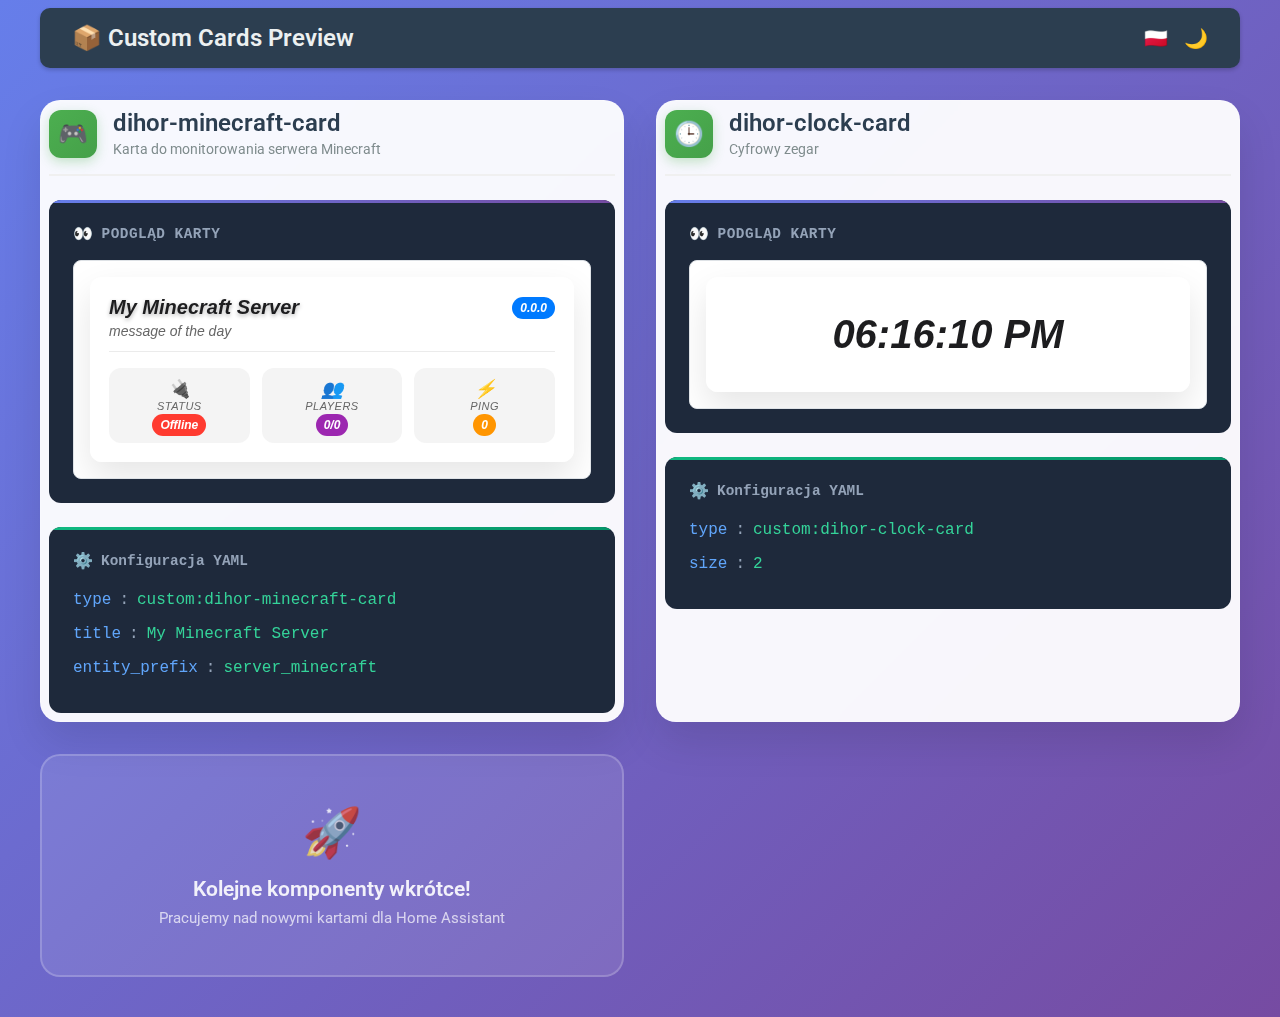
<file: index.html>
<!doctype html>
<html lang="pl">
  <head>
    <meta charset="UTF-8" />
    <title>Custom cards preview</title>
    <meta name="viewport" content="width=device-width, initial-scale=1" />
    <link rel="stylesheet" href="index.css" />
    <link rel="stylesheet" href="cards/theme.css" />
    <link rel="stylesheet" href="cards/core.css" />

    <!-- Dodanie czcionki ROBOTO -->
    <link
      href="https://fonts.googleapis.com/css2?family=Roboto&display=swap"
      rel="stylesheet"
    />

    <!-- Dołączenie CSS komponentów -->
    <script>
      const isLocal =
        location.hostname === 'localhost' || location.protocol === 'file:';
      const basePath = isLocal ? '/cards' : './cards';

      ['minecraft', 'clock'].forEach((card) => {
        const link = document.createElement('link');
        link.rel = 'stylesheet';
        link.href = `${basePath}/${card}/dihor-${card}-card.css`;
        document.head.appendChild(link);
      });
    </script>
  </head>

  <body>
    <div class="container">
      <nav class="navbar">
        <div class="navbar-title">📦 Custom Cards Preview</div>
        <div class="navbar-buttons">
          <button id="toggle-language" title="Zmień język">🇵🇱</button>
          <button id="toggle-theme" title="Zmień motyw">🌙</button>
        </div>
      </nav>

      <div class="cards-grid">
        <div class="card-showcase">
          <div class="card-header">
            <div class="card-icon">🎮</div>
            <div>
              <h3 class="card-title">dihor-minecraft-card</h3>
              <p class="card-subtitle">
                Karta do monitorowania serwera Minecraft
              </p>
            </div>
          </div>

          <div class="preview-section">
            <div class="preview-label">Podgląd karty</div>
            <div class="card-preview" id="minecraft-card-preview">
              <div class="loading-placeholder">Ładowanie podglądu...</div>
            </div>
          </div>

          <div class="usage-section">
            <div class="usage-header">Konfiguracja YAML</div>
            <div class="config-line">
              <span class="config-key">type</span>
              <span class="config-separator">:</span>
              <span class="config-value">custom:dihor-minecraft-card</span>
            </div>
            <div class="config-line">
              <span class="config-key">title</span>
              <span class="config-separator">:</span>
              <span class="config-value">My Minecraft Server</span>
            </div>
            <div class="config-line">
              <span class="config-key">entity_prefix</span>
              <span class="config-separator">:</span>
              <span class="config-value">server_minecraft</span>
            </div>
          </div>
        </div>

        <div class="card-showcase">
          <div class="card-header">
            <div class="card-icon">🕒</div>
            <div>
              <h3 class="card-title">dihor-clock-card</h3>
              <p class="card-subtitle">Cyfrowy zegar</p>
            </div>
          </div>

          <div class="preview-section">
            <div class="preview-label">Podgląd karty</div>
            <div class="card-preview" id="clock-card-preview">
              <div class="loading-placeholder">Ładowanie podglądu...</div>
            </div>
          </div>

          <div class="usage-section">
            <div class="usage-header">Konfiguracja YAML</div>
            <div class="config-line">
              <span class="config-key">type</span>
              <span class="config-separator">:</span>
              <span class="config-value">custom:dihor-clock-card</span>
            </div>
            <div class="config-line">
              <span class="config-key">size</span>
              <span class="config-separator">:</span>
              <span class="config-value">2</span>
            </div>
          </div>
        </div>

        <div class="coming-soon-section">
          <div class="coming-soon-icon">🚀</div>
          <div class="coming-soon-text">Kolejne komponenty wkrótce!</div>
          <div class="coming-soon-subtitle">
            Pracujemy nad nowymi kartami dla Home Assistant
          </div>
        </div>
      </div>
    </div>

    <!-- Wszystko działa tutaj -->
    <script>
      const translations = {
        pl: {
          minecraftSubtitle: 'Karta do monitorowania serwera Minecraft',
          clockSubtitle: 'Cyfrowy zegar',
          comingSoon: 'Kolejne komponenty wkrótce!',
          comingSoonSub: 'Pracujemy nad nowymi kartami dla Home Assistant',
          previewLabel: 'Podgląd karty',
          yamlHeader: 'Konfiguracja YAML',
          loading: 'Ładowanie podglądu...',
          error: 'Nie udało się załadować podglądu',
        },
        en: {
          minecraftSubtitle: 'Card for monitoring Minecraft server',
          clockSubtitle: 'Simple digital clock',
          comingSoon: 'More components coming soon!',
          comingSoonSub: "We're working on new Home Assistant cards",
          previewLabel: 'Card preview',
          yamlHeader: 'YAML Configuration',
          loading: 'Loading preview...',
          error: 'Failed to load preview',
        },
      };

      function applyThemeToCards() {
        const isDark = localStorage.getItem('theme') === 'dark';
        document
          .querySelectorAll('.card-preview .dihor-card')
          .forEach((card) => {
            card.classList.toggle('dihor-theme-dark', isDark);
            card.classList.toggle('dihor-theme-light', !isDark);
          });
      }

      function setupThemeToggle() {
        const themeButton = document.getElementById('toggle-theme');
        let currentTheme = localStorage.getItem('theme') || 'light';
        themeButton.textContent = currentTheme === 'dark' ? '☀️' : '🌙';
        applyThemeToCards();
        themeButton.addEventListener('click', () => {
          currentTheme = currentTheme === 'dark' ? 'light' : 'dark';
          localStorage.setItem('theme', currentTheme);
          themeButton.textContent = currentTheme === 'dark' ? '☀️' : '🌙';
          applyThemeToCards();
        });
      }

      function setupLanguageToggle() {
        const langButton = document.getElementById('toggle-language');
        let lang = localStorage.getItem('lang') || 'pl';
        langButton.textContent = lang === 'pl' ? '🇵🇱' : '🇬🇧';

        function applyTranslations() {
          const t = translations[lang];
          document.querySelector(
            '.card-showcase:nth-child(1) .card-subtitle'
          ).textContent = t.minecraftSubtitle;
          document.querySelector(
            '.card-showcase:nth-child(2) .card-subtitle'
          ).textContent = t.clockSubtitle;
          document
            .querySelectorAll('.preview-label')
            .forEach((el) => (el.textContent = t.previewLabel));
          document
            .querySelectorAll('.usage-header')
            .forEach((el) => (el.textContent = t.yamlHeader));
          document.querySelector('.coming-soon-text').textContent =
            t.comingSoon;
          document.querySelector('.coming-soon-subtitle').textContent =
            t.comingSoonSub;
          document
            .querySelectorAll('.loading-placeholder')
            .forEach((el) => (el.textContent = '⏳ ' + t.loading));
        }

        langButton.addEventListener('click', () => {
          lang = lang === 'pl' ? 'en' : 'pl';
          localStorage.setItem('lang', lang);
          langButton.textContent = lang === 'pl' ? '🇵🇱' : '🇬🇧';
          applyTranslations();
        });

        applyTranslations();
      }

      function loadCardPreview() {
        const cards = [
          { id: 'minecraft', name: 'dihor-minecraft-card' },
          { id: 'clock', name: 'dihor-clock-card' },
        ];
        cards.forEach(({ id, name }) => {
          const el = document.getElementById(`${id}-card-preview`);
          fetch(`${basePath}/${id}/${name}.html`)
            .then((res) => {
              if (!res.ok) throw new Error('Błąd HTTP');
              return res.text();
            })
            .then((html) => {
              if (el) el.innerHTML = html;
              applyThemeToCards();
            })
            .catch((err) => {
              if (el)
                el.innerHTML = `<div class="error-placeholder">❌ Błąd: ${err.message}</div>`;
            });
        });
      }

      document.addEventListener('DOMContentLoaded', () => {
        setupThemeToggle();
        setupLanguageToggle();
        loadCardPreview();
      });
    </script>
    <script src="clock.js"></script>
  </body>
</html>
</file>
<file: index.css>
* {
  margin: 0;
  padding: 0;
  box-sizing: border-box;
}

body {
  font-family: 'Roboto', sans-serif;
  background: linear-gradient(135deg, #667eea 0%, #764ba2 100%);
  min-height: 100vh;
  padding: 0.5rem;
  color: #333;
  overflow-x: hidden;
}

.container {
  max-width: 1200px;
  margin: 0 auto;
}

h1 {
  text-align: center;
  color: white;
  font-size: 2.5rem;
  font-weight: 700;
  margin-bottom: 3rem;
  text-shadow: 0 2px 4px rgba(0, 0, 0, 0.3);
}

.navbar {
  display: flex;
  justify-content: space-between;
  align-items: center;
  background: #2c3e50;
  color: #ecf0f1;
  padding: 1rem 2rem;
  border-radius: 10px;
  margin-bottom: 2rem;
  box-shadow: 0 2px 4px rgba(0, 0, 0, 0.2);
}

.navbar-title {
  font-size: 1.5rem;
  font-weight: 600;
}

.navbar-buttons {
  display: flex;
  align-items: center;
  gap: 1rem;
}

.navbar-buttons button {
  background: transparent;
  border: none;
  color: #ecf0f1;
  font-size: 1.2rem;
  cursor: pointer;
  transition: transform 0.2s ease;
}

.navbar-buttons button:hover {
  transform: scale(1.2);
}

/* Motywy */
:root {
  --bg-color: #ffffff;
  --text-color: #2c3e50;
  --card-bg: #f9f9f9;
}

body.light {
  background-color: var(--bg-color);
  color: var(--text-color);
}

.card-showcase {
  background-color: var(--card-bg);
  color: inherit;
}

body.dark {
  background-color: #121212;
  color: #e0e0e0;
}

body.dark .card-showcase {
  background-color: #1e1e1e;
  color: inherit;
}

.cards-grid {
  display: grid;
  grid-template-columns: repeat(auto-fit, minmax(400px, 1fr));
  gap: 2rem;
  margin-bottom: 2rem;
}

.card-showcase {
  background: rgba(255, 255, 255, 0.95);
  backdrop-filter: blur(10px);
  border-radius: 20px;
  padding: 0.5rem;
  box-shadow: 0 20px 40px rgba(0, 0, 0, 0.1);
  border: 1px solid rgba(255, 255, 255, 0.2);
  transition:
    transform 0.3s ease,
    box-shadow 0.3s ease;
}

.card-showcase:hover {
  transform: translateY(-5px);
  box-shadow: 0 30px 60px rgba(0, 0, 0, 0.15);
}

.card-header {
  display: flex;
  align-items: center;
  gap: 1rem;
  margin-bottom: 1.5rem;
  padding-bottom: 1rem;
  border-bottom: 2px solid #f0f0f0;
}

.card-icon {
  width: 48px;
  height: 48px;
  background: linear-gradient(135deg, #4caf50, #45a049);
  border-radius: 12px;
  display: flex;
  align-items: center;
  justify-content: center;
  font-size: 1.5rem;
  color: white;
  box-shadow: 0 4px 12px rgba(76, 175, 80, 0.3);
}

.card-title {
  font-size: 1.5rem;
  font-weight: 600;
  color: #2c3e50;
  margin: 0;
}

.card-subtitle {
  font-size: 0.9rem;
  color: #7f8c8d;
  margin: 0.25rem 0 0 0;
}

.preview-section {
  background: #1e293b;
  border-radius: 12px;
  padding: 1.5rem;
  margin-bottom: 1.5rem;
  color: #e2e8f0;
  font-family: 'Fira Code', 'Courier New', monospace;
  position: relative;
  overflow: hidden;
}

.preview-section::before {
  content: '';
  position: absolute;
  top: 0;
  left: 0;
  right: 0;
  height: 3px;
  background: linear-gradient(90deg, #667eea, #764ba2);
}

.preview-label {
  font-size: 0.9rem;
  font-weight: 600;
  color: #94a3b8;
  margin-bottom: 1rem;
  display: flex;
  align-items: center;
  gap: 0.5rem;
  text-transform: uppercase;
  letter-spacing: 0.5px;
}

.preview-label::before {
  content: '👀';
  font-size: 1rem;
}

.card-preview {
  background: white;
  border-radius: 8px;
  padding: 1rem;
  border: 1px solid #dee2e6;
  min-height: 120px;
  display: flex;
  align-items: center;
  justify-content: center;
  color: #6c757d;
  font-style: italic;
  position: relative;
  overflow: hidden;
  max-width: 100%;
  overflow-x: auto;
}

.usage-section {
  background: #1e293b;
  border-radius: 12px;
  padding: 1.5rem;
  color: #e2e8f0;
  font-family: 'Fira Code', 'Courier New', monospace;
  position: relative;
  overflow: hidden;
}

.usage-section::before {
  content: '';
  position: absolute;
  top: 0;
  left: 0;
  right: 0;
  height: 3px;
  background: linear-gradient(90deg, #10b981, #059669);
}

.usage-header {
  display: flex;
  align-items: center;
  gap: 0.5rem;
  margin-bottom: 1rem;
  font-size: 0.9rem;
  font-weight: 600;
  color: #94a3b8;
}

.usage-header::before {
  content: '⚙️';
  font-size: 1rem;
}

.config-line {
  display: flex;
  align-items: center;
  margin-bottom: 0.5rem;
  padding: 0.25rem 0;
}

.config-key {
  color: #60a5fa;
  font-weight: 500;
  display: inline-block;
}

.config-separator {
  color: #94a3b8;
  margin: 0 0.5rem;
}

.config-value {
  color: #34d399;
  font-weight: 500;
}

.status-indicator {
  display: inline-block;
  width: 8px;
  height: 8px;
  border-radius: 50%;
  background: #10b981;
  margin-left: 0.5rem;
  animation: pulse 2s infinite;
}

@keyframes pulse {
  0% {
    opacity: 1;
  }
  50% {
    opacity: 0.5;
  }
  100% {
    opacity: 1;
  }
}

.loading-placeholder {
  display: flex;
  align-items: center;
  justify-content: center;
  gap: 0.5rem;
  color: #6c757d;
}

.loading-placeholder::before {
  content: '⏳';
  animation: spin 1s linear infinite;
}

@keyframes spin {
  from {
    transform: rotate(0deg);
  }
  to {
    transform: rotate(360deg);
  }
}

.error-placeholder {
  display: flex;
  align-items: center;
  justify-content: center;
  gap: 0.5rem;
  color: #dc3545;
}

.error-placeholder::before {
  content: '❌';
}

.coming-soon-section {
  background: rgba(255, 255, 255, 0.1);
  border: 2px solid rgba(255, 255, 255, 0.2);
  border-radius: 20px;
  padding: 3rem;
  text-align: center;
  color: white;
  position: relative;
  overflow: hidden;
}

.coming-soon-section::before {
  content: '';
  position: absolute;
  top: 0;
  left: -100%;
  width: 100%;
  height: 100%;
  background: linear-gradient(
    90deg,
    transparent,
    rgba(255, 255, 255, 0.1),
    transparent
  );
  animation: shimmer 3s infinite;
}

@keyframes shimmer {
  0% {
    left: -100%;
  }
  100% {
    left: 100%;
  }
}

.coming-soon-icon {
  font-size: 3rem;
  margin-bottom: 1rem;
  opacity: 0.8;
  animation: float 3s ease-in-out infinite;
}

@keyframes float {
  0%,
  100% {
    transform: translateY(0px);
  }
  50% {
    transform: translateY(-10px);
  }
}

.coming-soon-text {
  font-size: 1.3rem;
  font-weight: 600;
  opacity: 0.9;
  margin-bottom: 0.5rem;
}

.coming-soon-subtitle {
  font-size: 0.95rem;
  opacity: 0.7;
  font-weight: 400;
}

@media (max-width: 768px) {
  .cards-grid {
    grid-template-columns: 1fr;
  }

  h1 {
    font-size: 2rem;
  }
}
</file>
<file: cards/theme.css>
/* Style variables for dihor cards */
.dihor-theme-light {
  --dihor-card-bg: rgba(255, 255, 255, 0.95);
  --dihor-card-border-size: 1px;
  --dihor-card-border-radius: 12px;
  --dihor-card-border-color: rgba(255, 255, 255, 0.2);
  --dihor-card-shadow: 0 15px 35px rgba(0, 0, 0, 0.1);

  --dihor-title-color: #1d1d1f;
  --dihor-subtitle-color: #666;
  --dihor-stat-bg: rgba(200, 200, 200, 0.2);

  --dihor-badge-online-bg: #4caf50;
  --dihor-badge-offline-bg: #ff3b30;
  --dihor-badge-players-bg: #9c27b0;
  --dihor-badge-version-bg: #007aff;
  --dihor-badge-latency-bg: #ff9500;

  --dihor-divider-color: rgba(0, 0, 0, 0.08);
}

.dihor-theme-dark {
  --dihor-card-bg: rgba(48, 48, 48, 0.95);
  --dihor-card-border-size: 1px;
  --dihor-card-border-radius: 12px;
  --dihor-card-border-color: rgba(255, 255, 255, 0.1);
  --dihor-card-shadow: 0 15px 35px rgba(0, 0, 0, 0.5);

  --dihor-title-color: #f3f3f3;
  --dihor-subtitle-color: #aaa;
  --dihor-stat-bg: rgba(80, 80, 80, 0.5);

  --dihor-badge-online-bg: #4caf50;
  --dihor-badge-offline-bg: #ff3b30;
  --dihor-badge-players-bg: #9c27b0;
  --dihor-badge-version-bg: #007aff;
  --dihor-badge-latency-bg: #ff9500;

  --dihor-divider-color: rgba(255, 255, 255, 0.1);
}
</file>
<file: cards/core.css>
/* KARTA */
.dihor-card {
  margin: 0;
  width: 100%;
  background: var(--dihor-card-bg);
  backdrop-filter: blur(20px);
  border-radius: var(--dihor-card-border-radius);
  padding: 18px;
  box-shadow: var(--dihor-card-shadow);
  border: var(--dihor-card-border-size) solid var(--dihor-card-border-color);
  font-family: sans-serif;
}
</file>
